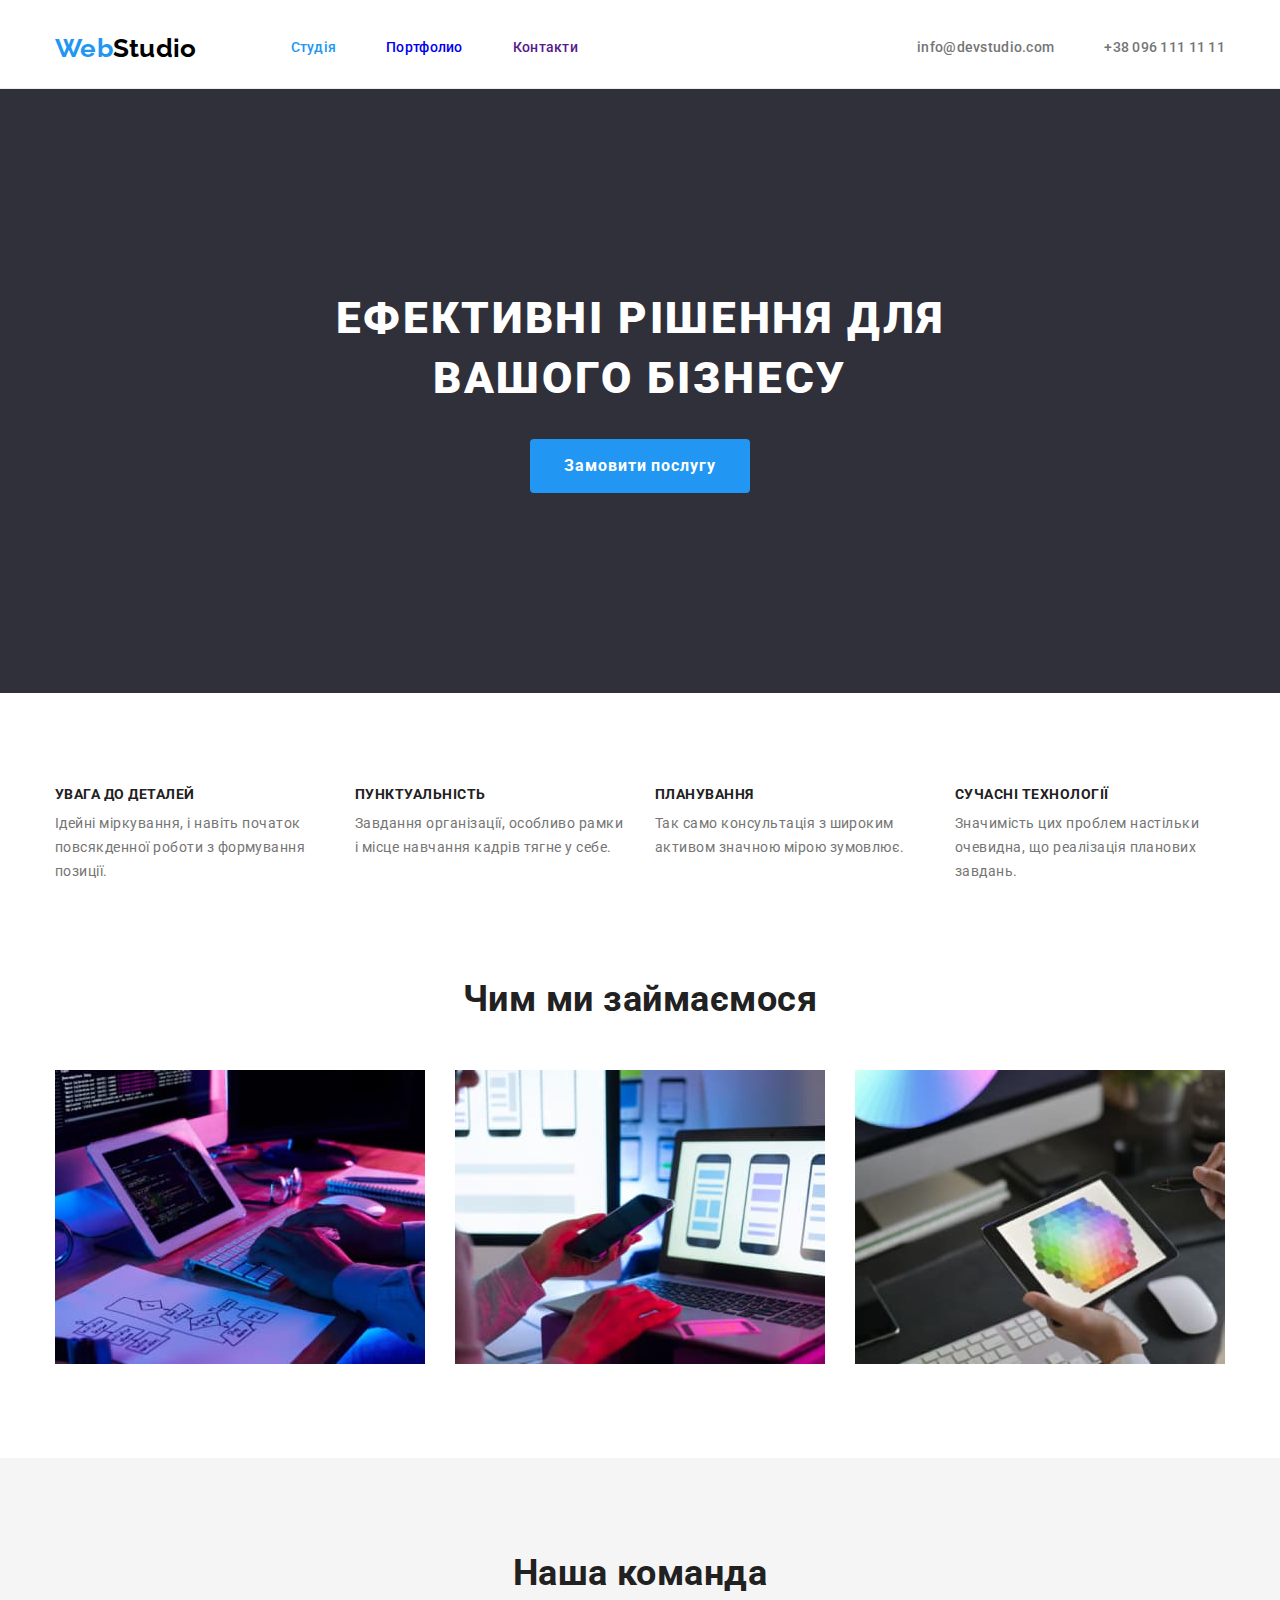
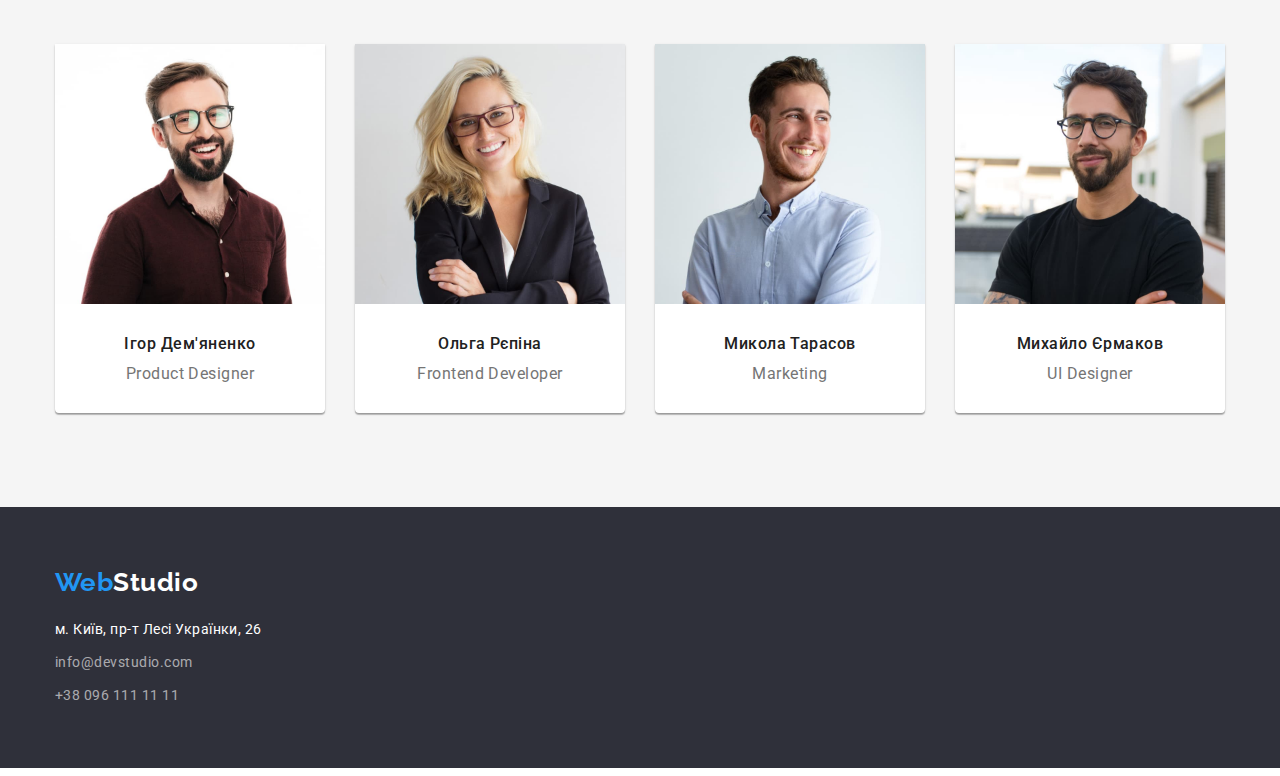
<file: index.html>
<!DOCTYPE html>
<html lang="uk">
<head>
    <meta charset="UTF-8">
    <meta http-equiv="X-UA-Compatible" content="IE=edge">
    <meta name="viewport" content="width=device-width, initial-scale=1.0">
    <link href="https://fonts.googleapis.com/css2?family=Raleway:wght@700&family=Roboto:wght@400;500;700;900&display=swap"
        rel="stylesheet">
    <link rel="stylesheet" href="https://cdnjs.cloudflare.com/ajax/libs/modern-normalize/1.1.0/modern-normalize.min.css" integrity="sha512-wpPYUAdjBVSE4KJnH1VR1HeZfpl1ub8YT/NKx4PuQ5NmX2tKuGu6U/JRp5y+Y8XG2tV+wKQpNHVUX03MfMFn9Q==" crossorigin="anonymous" referrerpolicy="no-referrer" />
    <link rel="stylesheet" href="./css/styles.css">
    <title>Web Studio</title>
</head>
<body>
    <!--Шапка сайта-->
    <header class="header">
        <div class="container">
            <a class="logo link" lang="en" href="index.html">Web<span class="logo-header link">Studio</span></a>
            <nav class="navi">
                <ul class="navi-list list">
                    <Li class="navi-item">
                        <a class="navi-link active link" href="./index.html">Студія</a>
                    </Li>
                    <Li class="navi-item">
                        <a class="navi-link link" href="./portfolio.html">Портфолио</a>
                    </Li>
                    <Li class="navi-item">
                        <a class="navi-link link" href="">Контакти</a>
                    </Li>
                </ul>
            </nav>
            <ul class="cont-list list">
                <li class="cont-item">
                    <a class="contact-link link" href="mailto:info@devstudio.com">info@devstudio.com</a>
                </li>
                <li class="cont-item">
                    <a class="contact-link link" href="tel:+380961111111">+38 096 111 11 11</a>
                </li>
            </ul>
        </div>
    </header>
    <main>
        <!--Герой-->
        <section class="hero">
            <h1 class="hero-header">Ефективні рішення для <br> вашого бізнесу</h1>
            <button class="hero-button basic-button" type="button">Замовити послугу</button>
        </section>
        <!--Переваги-->
        <section class="pros">
            <div class="container">
            <h2 class="visually-hidden">Особливості</h2>
            <ul class="pros-list list">
                <li class="pros-item">
                    <h3>Увага до деталей</h3>
                    <p>Ідейні міркування, і навіть початок повсякденної роботи з формування позиції.</p>
                </li>
                <li class="pros-item">
                    <h3>Пунктуальність</h3>
                    <p>Завдання організації, особливо рамки і місце навчання кадрів тягне у себе.</p>
                </li>
                <li class="pros-item">
                    <h3>Планування</h3>
                    <p>Так само консультація з широким активом значною мірою зумовлює.</p>
                </li>
                <li class="pros-item">
                    <h3>Сучасні технології</h3>
                    <p>Значимість цих проблем настільки очевидна, що реалізація планових завдань.</p>
                </li>
            </ul>
            </div>

        </section>
        <!--Чим ми займаємося-->
        <section class="areas basic-section">
            <div class="container">
            <h2 class="areas-header">Чим ми займаємося</h2>
                <ul class="areas-list list">
                    <li class="areas-item">
                    <img src="./images/box_1.jpg" alt="Розробка сайтів для ПК"
                    width="370"
                    height="294">
                </li>
                <li class="areas-item">
                    <img src="./images/box_2.jpg" alt="Розробка мобільної версії сайтів"
                    width="370"
                    height="294">
                </li>
                <li class="areas-item">
                    <img src="./images/box_3.jpg" alt="Розробка версії сайтів для планшетів"
                    width="370"
                    height="294">
                </li>
            </ul>
            </div>

        </section>
        <!--Наша команда-->
        <section class="team basic-section">
            <div class="container">
            <h2 class="team-header">Наша команда</h2>
            <ul class="team-list list">
                <li class="team-item">
                    <img src="./images/team_card_1.jpg" alt="фото Ігор Дем'яненко"
                    width="270"
                    height="260">
                    <div class="team-card">
                    <h3 class="name">Ігор Дем'яненко</h3>
                    <p class="position-held" lang="en">Product Designer</p>
                    </div>
                </li>
                <li class="team-item">
                    <img src="./images/team_card_2.jpg" alt="фото Ольга Рєпіна"
                    width="270"
                    height="260">
                    <div class="team-card">
                    <h3 class="name">Ольга Рєпіна</h3>
                    <p class="position-held" lang="en">Frontend Developer</p>
                    </div>
                </li>
                <li class="team-item">
                    <img src="./images/team_card_3.jpg" alt="фото Микола Тарасов"
                    width="270"
                    height="260">
                    <div class="team-card">
                    <h3 class="name">Микола Тарасов</h3>
                    <p class="position-held" lang="en">Marketing</p>
                    </div>
                </li>
                <li class="team-item">
                    <img src="./images/team_card_4.jpg" alt="фото Михайло Єрмаков"
                    width="270"
                    height="260">
                    <div class="team-card">
                    <h3 class="name">Михайло Єрмаков</h3>
                    <p class="position-held" lang="en">UI Designer</p>
                    </div>
                </li>
            </ul>
            </div>
        </section>
    </main>
    <!--Підвал-->
    <Footer class="footer">
        <div class="container">
        <a class="logo link" lang="en" href="index.html">Web<span class="logo-footer">Studio</span></a>
        <address>
            <ul class="footer-list list">
                <li class="footer-item">
                    <a class="map link" href="https://goo.gl/maps/CPtrU1FHBa2aNyZL9" target="_blank" rel="noopener noreferrer nofollow">м. Київ, пр-т Лесі
                    Українки, 26</a>
                </li>
                <li class="footer-item">
                    <a class="footer-contact link" href="mailto:info@devstudio.com">info@devstudio.com</a>
                </li>
                <li class="footer-item">
                    <a class="footer-contact link" href="tel:+380961111111">+38 096 111 11 11</a>
                </li>
            </ul>
        </address>
        </div>
    </Footer>

</body>
</html>
</file>
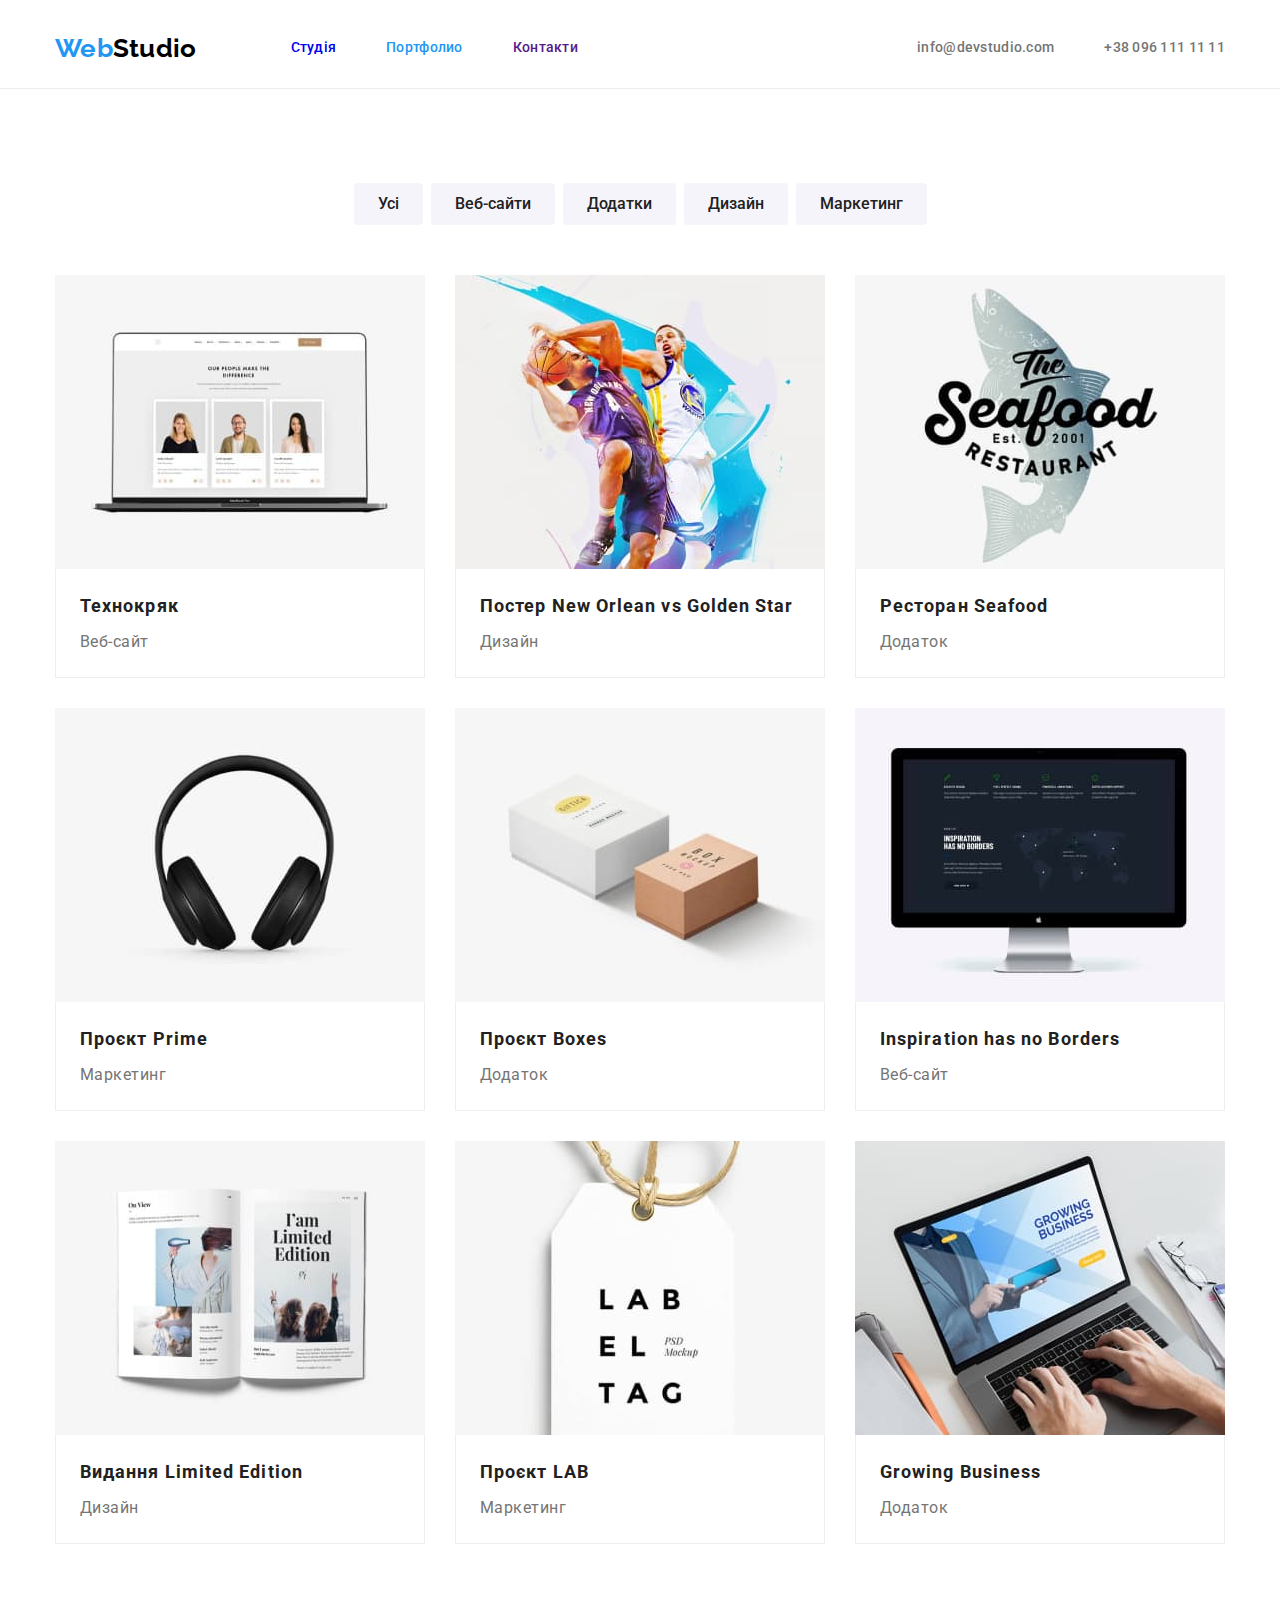
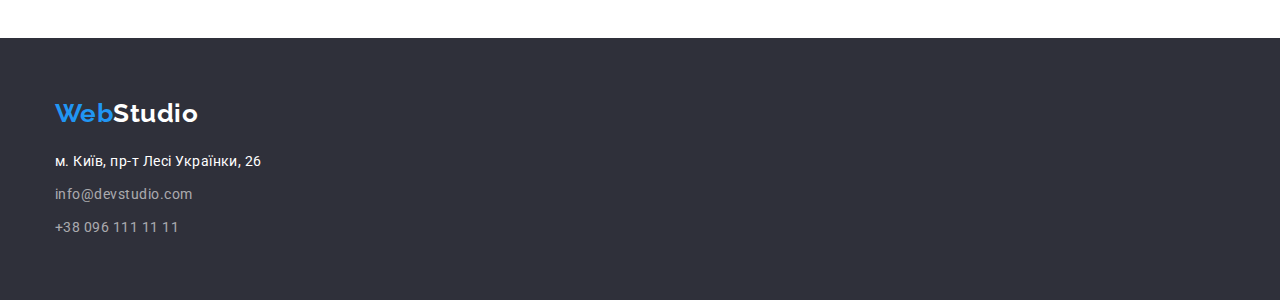
<file: portfolio.html>
<!DOCTYPE html>
<html lang="uk">
<head>
    <meta charset="UTF-8">
    <meta http-equiv="X-UA-Compatible" content="IE=edge">
    <meta name="viewport" content="width=device-width, initial-scale=1.0">
    <link href="https://fonts.googleapis.com/css2?family=Raleway:wght@700&family=Roboto:wght@400;500;700;900&display=swap"
        rel="stylesheet">
    <link rel="stylesheet" href="https://cdnjs.cloudflare.com/ajax/libs/modern-normalize/1.1.0/modern-normalize.min.css"
    integrity="sha512-wpPYUAdjBVSE4KJnH1VR1HeZfpl1ub8YT/NKx4PuQ5NmX2tKuGu6U/JRp5y+Y8XG2tV+wKQpNHVUX03MfMFn9Q=="
    crossorigin="anonymous" referrerpolicy="no-referrer" />
    <link rel="stylesheet" href="./css/styles.css">
    <title>Portfolio</title>
</head>
<body>
    <!--Шапка сайта-->
    <header class="header">
        <div class="container">
            <a class="logo link" lang="en" href="index.html">Web<span class="logo-header link">Studio</span></a>
            <nav class="navi">
                <ul class="navi-list list">
                    <Li class="navi-item">
                        <a class="navi-link  link" href="./index.html">Студія</a>
                    </Li>
                    <Li class="navi-item">
                        <a class="navi-link active link" href="./portfolio.html">Портфолио</a>
                    </Li>
                    <Li class="navi-item">
                        <a class="navi-link link" href="">Контакти</a>
                    </Li>
                </ul>
            </nav>
            <ul class="cont-list list">
                <li class="cont-item">
                    <a class="contact-link link" href="mailto:info@devstudio.com">info@devstudio.com</a>
                </li>
                <li class="cont-item">
                    <a class="contact-link link" href="tel:+380961111111">+38 096 111 11 11</a>
                </li>
            </ul>
        </div>
    </header>

    <main>
            <section class="projects basic-section">
                <div class="container">
            <h1 class="visually-hidden"> Проекти</h1>
            <ul class="button-list list">
                <li class="button-item">
                    <button class="projects-button basic-button" type="button">Усі</button>
                </li>
                <li class="button-item">
                    <button class="projects-button basic-button" type="button">Веб-сайти</button>
                </li>
                <li class="button-item">
                    <button class="projects-button basic-button" type="button">Додатки</button>
                </li>
                <li class="button-item">
                    <button class="projects-button basic-button" type="button">Дизайн</button>
                </li>
                <li class="button-item">
                    <button class="projects-button basic-button" type="button">Маркетинг</button>
                </li>
            </ul>
            <ul class="card-list list">
                <li class="card-item">
                    <a class="link" href="">
                    <img src="./images/portfolio_1.jpg" alt="Технокряк" width="370" height="294">
                    <div class="description">
                    <h2>Технокряк</h2>
                    <p>Веб-сайт</p>
                    </div>
                    </a>
                </li>
                <li class="card-item">
                    <a class="link" href="">
                    <img src="./images/portfolio_2.jpg" alt="Постер New Orlean vs Golden Star" width="370" height="294">
                    <div class="description">
                    <h2>Постер <span lang="en">New Orlean vs Golden Star</span> </h2>
                    <p>Дизайн</p>
                    </div>
                    </a>    
                 </li>
                <li class="card-item">
                    <a class="link" href="">
                    <img src="./images/portfolio_3.jpg" alt="Ресторан Seafood" width="370" height="294">
                    <div class="description">
                    <h2>Ресторан <span lang="en">Seafood</span></h2>
                    <p>Додаток</p>
                    </div>
                    </a>
                </li>
                <li class="card-item">
                    <a class="link" href="">
                    <img src="./images/portfolio_4.jpg" alt="Проєкт Prime" width="370" height="294">
                    <div class="description">
                    <h2>Проєкт <span lang="en">Prime</span></h2>
                    <p>Маркетинг</p>
                    </div>
                    </a>
                </li>
                <li class="card-item">
                    <a class="link" href="">
                    <img src="./images/portfolio_5.jpg" alt="Проєкт Boxes" width="370" height="294">
                    <div class="description">
                    <h2>Проєкт <span lang="en">Boxes</span> </h2>
                    <p>Додаток</p>
                    </div>
                    </a>
                </li>
                <li class="card-item">
                    <a class="link" href="">
                    <img src="./images/portfolio_6.jpg" alt="Inspiration has no Borders" width="370" height="294">
                    <div class="description">
                    <h2 lang="en"> Inspiration has no Borders </h2>
                    <p>Веб-сайт</p>
                    </div>
                    </a>
                </li>
                <li class="card-item">
                    <a class="link" href="">
                    <img src="./images/portfolio_7.jpg" alt="Видання Limited Edition" width="370" height="294">
                    <div class="description">
                    <h2>Видання <span lang="en">Limited Edition</span></h2>
                    <p>Дизайн</p>
                    </div>
                    </a>
                </li>
                <li class="card-item">
                    <a class="link" href="">
                    <img src="./images/portfolio_8.jpg" alt="Проєкт LAB" width="370" height="294">
                    <div class="description">
                    <h2>Проєкт <span lang="en">LAB</span> </h2>
                    <p>Маркетинг</p>
                    </div>
                    </a>
                </li>
                <li class="card-item">
                    <a class="link" href="">
                    <img src="./images/portfolio_9.jpg" alt="Growing Business" width="370" height="294">
                    <div class="description">
                    <h2 lang="en">Growing Business</h2>
                    <p>Додаток</p>
                    </div>
                    </a>
                </li>
            </ul>
            </div>
        </section>
    </main>
<!--Підвал-->
<Footer class="footer">
    <div class="container">
    <a class="logo link" lang="en" href="index.html">Web<span class="logo-footer">Studio</span></a>
    <address>
        <ul class="footer-list list">
            <li class="footer-item">
                <a class="map link" href="https://goo.gl/maps/CPtrU1FHBa2aNyZL9" target="_blank" rel="noopener noreferrer nofollow">м. Київ, пр-т Лесі
                Українки, 26</a>
            </li>
            <li class="footer-item">
                <a class="footer-contact link" href="mailto:info@devstudio.com">info@devstudio.com</a>
            </li>
            <li class="footer-item">
                <a class="footer-contact link" href="tel:+380961111111">+38 096 111 11 11</a>
            </li>
        </ul>
    </address>
    </div>
</Footer>
    
    </body>
    
    </html>
</file>
<file: css/styles.css>
:root {
    --header-color: #212121;
    --text-color: #757575;
    --accent-color: #2196F3;
    --logo-color: #000000;
    --text-color-secondary:#FFFFFF;
    --background-hero-footer:#2F303A;
    --background-section-basic:#F5F5F5;
    --background-section-secondary: #F5F4FA;
}

/* Загальні стилі */

html {
box-sizing: border-box;
}

*,
*::before,
*::after{
    box-sizing: inherit;
}

.link {
    text-decoration: none;
}

.list {
    list-style: none;
    margin: 0;
    padding: 0;
}

h1, h2, h3, h4, h5, h6, p{
    margin: 0;
}

img {
    display: block;
    max-width: 100%;
    height: auto;
}

.basic-button{

    border-radius: 4px;
    font-family: inherit;

    cursor: pointer;
    border-color: transparent;
}

.basic-section {
    padding-top: 94px;
    padding-bottom: 94px;
}


body {
    font-family: 'Roboto','sans-serif';
    letter-spacing: 0.03em;
    color: var(--header-color);
    margin-left: auto;
    margin-right: auto;
}

.container{
    width: 1200px;
    padding-left: 15px;
    padding-right:15px;
    margin-left: auto;
    margin-right: auto;
}

.visually-hidden {
    position: absolute;
    white-space: nowrap;
    width: 1px;
    height: 1px;
    overflow: hidden;
    border: 0;
    padding: 0;
    clip: rect(0 0 0 0);
    clip-path: inset(50%);
    margin: -1px;
}

/* Шапка */

.header .container{
    display: flex;
    align-items: center;
   }

 /* Лого */
.logo{
    font-weight: 700;
    font-size: 26px;
    line-height: 1.19;
    color: var(--accent-color);
    font-family: 'Raleway', 'sans-seri';

    display: inline-block;
}

.logo-header{
    color:var(--logo-color);
}

/* Навігація */

.navi{
    margin-left: 94px;
}

.navi-list{
    display: flex;
}

.navi-item +.navi-item{
    margin-left: 50px;
}

.header{
    font-weight: 500;
    font-size: 14px;
    line-height: 1.14;
    letter-spacing: 0.02em;

    border-color: var(--background-section-basic);
    border-bottom: 1px solid #ECECEC;
}


.navi-link{
    display: block;
    padding-top: 32px;
    padding-bottom:32px;
}

.navi-link:focus, .navi-link:hover {
    color: var(--accent-color);
}

.active{
    color: var(--accent-color);
}

/* Контакты в шапці */

.cont-list{
    display: flex;
    margin-left: auto;
}

.cont-item + .cont-item{
    margin-left: 50px;
}

.contact-link{
    color: var(--text-color);
    padding-top: 32px;
    padding-bottom: 32px;
}

.contact-link:hover, .contact-link:focus{
    color: var(--accent-color);
}

/* Герой */

.hero{
    background-color: var(--background-hero-footer);
    padding-top: 200px;
    padding-bottom: 200px;
}

.hero-header{
    color: var(--text-color-secondary);
    font-weight: 900;
    font-size: 44px;
    line-height: 1.36;
    text-transform: uppercase;
    letter-spacing: 0.06em;
    text-align: center;

    margin-bottom: 30px;
}

/* Кнопка */

.hero-button{
    
    color: var(--text-color-secondary);
    background-color: var(--accent-color);
    font-weight: 700;
    font-size: 16px;
    line-height: 1.87;
    letter-spacing: 0.06em;
    text-align: center;

    
    display: block;
    padding: 10px 32px;
    margin-right: auto;
    margin-left: auto;
}


.hero-button:hover, .hero-button:focus{
    background-color: #188CE8;
}

/* Переваги */

.pros-item{
    flex-basis: calc((100% - 90px)/ 4);
}

.pros{
    padding-top: 94px;
}

.pros-list{
    display: flex;
    gap: 30px;
      
}

.pros-item>h3{
    font-weight: 700;
    font-size: 14px;
    line-height: 1.14;
    text-transform: uppercase;
    margin-bottom: 10px;
}

.pros-item>p{
    color: var(--text-color);
    font-size: 14px;
    line-height: 1.71;

}

/* Чим ми займаємося */

.areas-list{
    display: flex;
    gap: 30px;
   
}

.areas-item{
    flex-basis: calc((100% - 60px) / 3);
}


.areas-header {
    font-weight: 700;
    font-size: 36px;
    line-height: 1.17;
    text-align: center;

    margin-bottom: 50px;
}

/* Команда */

.team{
    
    background: var(--background-section-basic);
}

.team-list{
    display: flex;
    flex-wrap: wrap;
    gap: 30px;
   
}


.team-item{
    
    flex-basis: calc((100% - 90px) / 4);
    background-color: var(--text-color-secondary);
    box-shadow: 0px 1px 3px rgba(0, 0, 0, 0.12), 0px 1px 1px rgba(0, 0, 0, 0.14), 0px 2px 1px rgba(0, 0, 0, 0.2);
    border-radius: 0px 0px 4px 4px;

}


.team-card{
    padding-top: 30px;
    padding-bottom: 30px;
}

.team-header{
    font-weight: 700;
    font-size: 36px;
    line-height: 1.17;
    text-align: center;

    margin-bottom: 50px;
}

.position-held{
    color: var(--text-color);
    font-size: 16px;
    line-height: 1.19;
    text-align: center;

    margin: 0;
}

.name{
    font-weight: 500;
    font-size: 16px;
    line-height: 1.19;
    text-align: center;

    margin-bottom: 10px;
}

/* Підвал */

.footer{

    padding-top: 60px;
    padding-bottom: 60px;

    background-color: var(--background-hero-footer);
    font-size: 14px;
    line-height: 1.71;

}


.footer address{
    margin-top: 20px;
}

.footer-item + .footer-item {
    margin-top: 9px;
}

.logo-footer{
    color: var(--text-color-secondary);
}

.map{
    color: var(--text-color-secondary);
    font-style: normal
}

.map:hover, .map:focus{
color: var(--accent-color);
}

.footer-contact{
color: rgba(255, 255, 255, 0.6);
font-style: normal
}

.footer-contact:focus, .footer-contact:hover{
    color: var(--accent-color);
}

/* Портфоліо */


.button-list{
    display: flex;
    justify-content: center;
    margin-bottom: 50px;
}

.button-item + .button-item{
    margin-left: 8px;
}

.card-list{
    display: flex;
    flex-wrap: wrap;
    gap: 30px;
}


.card-item {
    flex-basis: calc((100% - 60px) / 3);
    
}

.description{

    padding: 20px 24px;
    border-left: 1px solid #EEEEEE;
    border-right: 1px solid #EEEEEE;
    border-bottom: 1px solid #EEEEEE;
    

}

.description p{
    color: var(--text-color);
    font-size: 16px;
    line-height: 1.9;
    margin: 0;
    
}

.description h2 {
    color: var(--header-color);
    font-weight: 700;
    font-size: 18px;
    line-height: 1.87;
    letter-spacing: 0.06em;
    margin-bottom: 4px;

}

.projects-button{
    
    padding: 6px 22px;
        
    background-color: var(--background-section-secondary);
    color: var(--header-color);
    font-weight: 500;
    font-size: 16px;
    line-height: 1.62;
        
}

.projects-button:hover, .projects-button:focus{
    background-color: var(--accent-color);
    color: var(--text-color-secondary);
    box-shadow: 0px 3px 1px rgba(0, 0, 0, 0.1), 0px 1px 2px rgba(0, 0, 0, 0.08), 0px 2px 2px rgba(0, 0, 0, 0.12);
border-radius: 4px;

}
</file>
